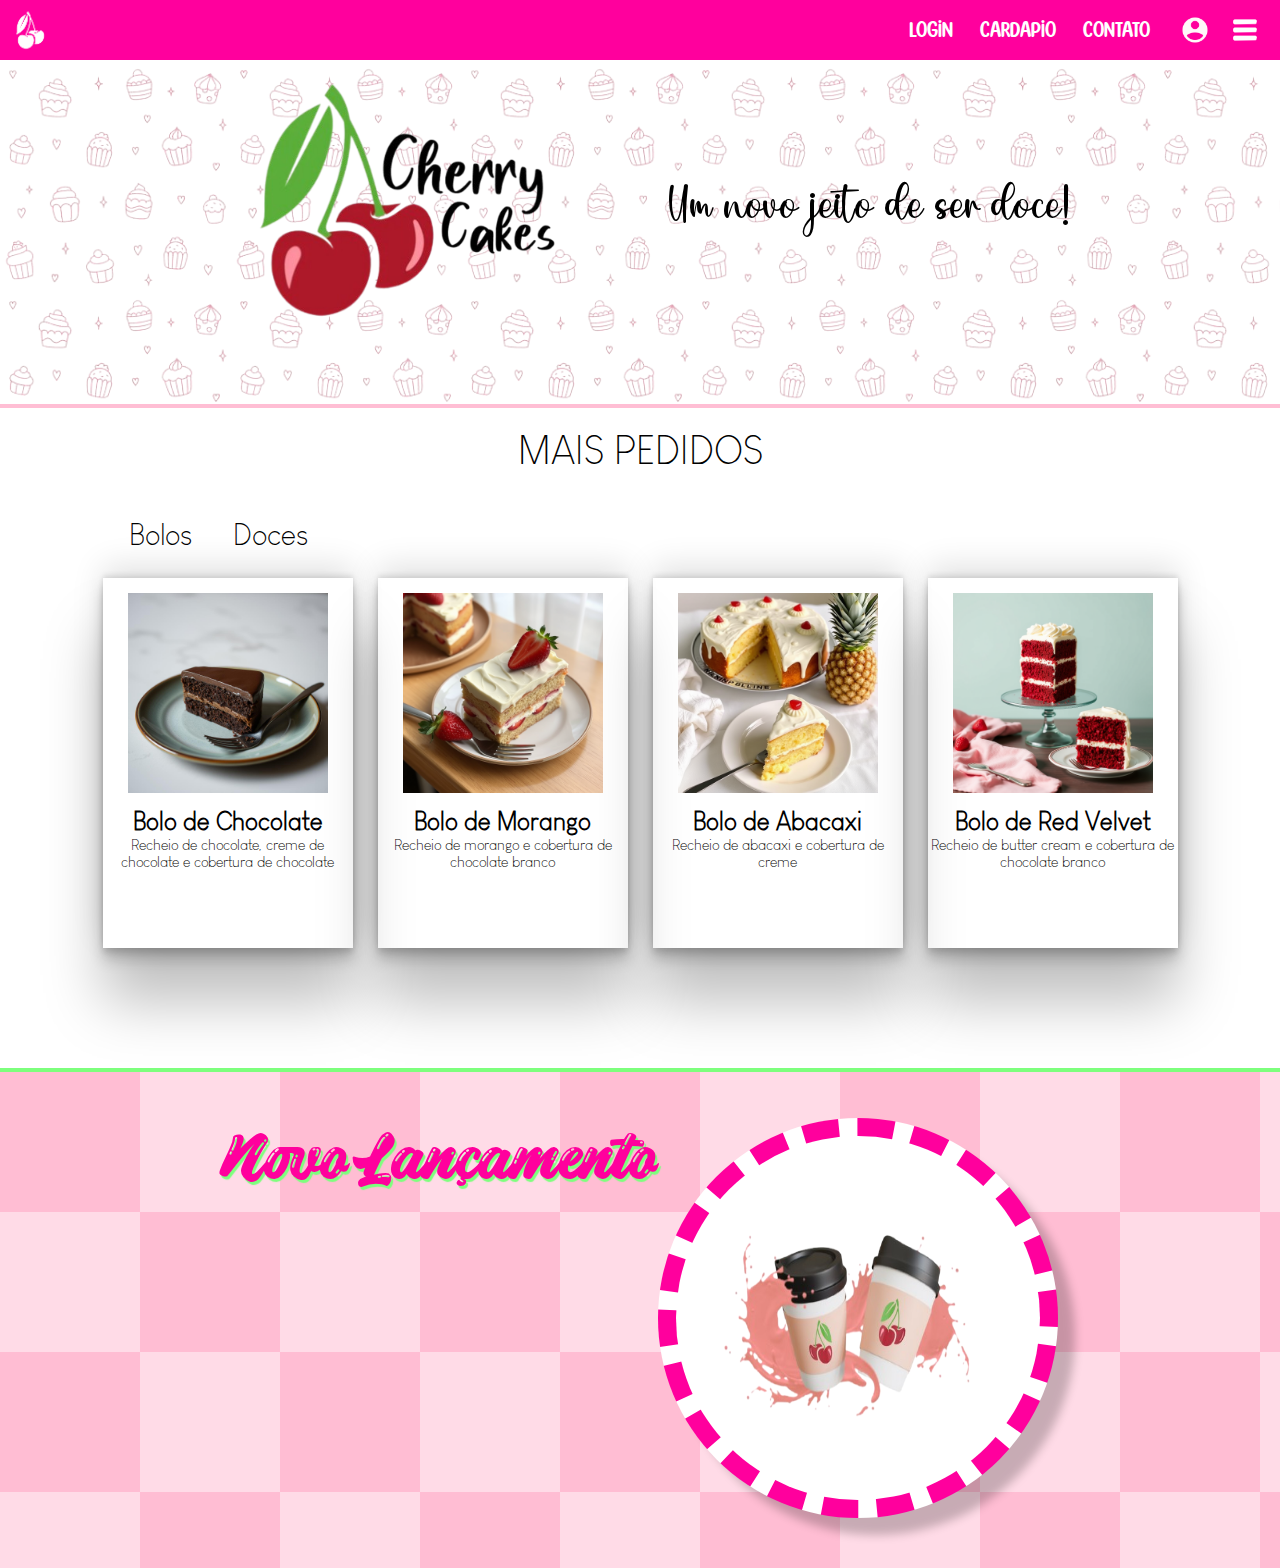
<file: Cherry Cakes/index.html>
<!DOCTYPE html>
<html lang="pt-br">
<head>
    <meta charset="UTF-8">
    <meta name="viewport" content="width=device-width, initial-scale=1.0">
    <link rel="stylesheet" href="./Styles/style.css">
    <link rel="stylesheet" href="./Styles/fonts.css">
    <link rel="stylesheet" href="./Styles/form.css">
    <link rel="shortcut icon" href="./Images/CherryCakes(cereja).png" type="image/x-icon">
    <link rel="stylesheet" href="https://cdn.jsdelivr.net/npm/bootstrap-icons@1.11.3/font/bootstrap-icons.min.css">

    <title>Cherry Cakes</title>
</head>

<body>
    <!--==========================FORM=============================-->

    <div class="login-area">
        <div class="box-login-container">
            <div class="box-login-content">

                <div class="box-left">
                    <div class="boxlogin">
                        <div class="header_form">
                            <p class="form_txt">FAZER LOGiN</p>
                            <img class="chocolate-form" src="./Images/chocolate.png">
                        </div>
                        
                        <form action="../index.html">
                            <div class="input">
                                <img src="./Images/icon-mail-black.png" alt="">
                                <input id="mail" type="email" placeholder="Email" name="email" maxlength="50" required>
                            </div>
                            <div class="input">
                                <img src="./Images/icon-lock-black.png" alt="">
                                <input id="password" type="password" placeholder="Senha" name="senha" maxlength="16" required>
                                <i id="btn-eye" class="bi bi-eye" onclick="btnEye()"></i>
                            </div>
                            <input type="submit" class="submit_btn" value="LOGiN" id="submit_btn">
                        </form>
                    </div>
                    <div class="info_area">
                        <p class="info_area_txt1">Não tem uma conta? <a href="./Pages/cadastro.html">Cadastrar-se</a></p>
                        <button class="btn_entrar_google">
                            <p class="btn-google-txt">Entrar com Google</p>
                            <img src="./Images/icon_google.png" width="30px" height="30px">
                        </button>
                    </div>
                </div>


                <div class="box-right">
                    <img class="btn-close-popup" src="./Images/icon-close.png" alt="">
                </div>

            </div>
        </div>
    </div>
    <!--===========================================================-->




    <header>
        <a href="./index.html"><img src="./Images/CherryCakes(cereja)[vetor].png"></a>
        <section class="links-area">
            <div class="links">
                <a class="links" id="link1">LOGiN</a>
                <a href="./Pages/cardapio.html" class="links" id="link3">CARDAPiO</a>
                <a href="" class="links" id="link4">CONTATO</a>
            </div> 
            <div class="perfil">
                <img class="icon-perfil" src="./Images/icon-perfil.png">
            </div>
            <div>
                <a href=""><img src="./Images/icon-menu.png" class="icon-menu"></a>
            </div>
        </section>
    </header>

    <main>
        <!--======================LOGO AREA=====================-->
        <section class="logo-area">
            <div class="left-logo-area">
                <img class="logo" src="./Images/CherryCakes(logo).png" alt="">
            </div>
            <div class="right-logo-area">
                <div>
                    <p class="slogan">Um novo jeito de ser doce!</p>
                </div>
            </div>
        </section>

        <!--=====================OFFSALE AREA=====================-->
        <section class="offsale-area">
            <section class="offsale-title-area">
                <div>
                    <p class="title-offsale">MAIS PEDIDOS</p>
                </div>
            </section>

            <!--CARDS LINE 1-->
            <section class="cards-category-area">
                <div class="category-area">
                    <div class="categories">
                        <div>
                            <p class="category" id="category1" onclick="changeCategory('bolos')">Bolos</p>
                        </div>
                        <div></div>
                            <p class="category" id="category2" onclick="changeCategory('doces')">Doces</p>
                        </div>
                    </div>
                   
                </div>
            </section>
            <section class="cards" id="cards-line1">
                    <div class="cards-bolos">
                        <div class="box" id="box1">
                            <div class="image-box">
                                <img src="./Images/cake-chocolate.jpg" alt="">
                            </div>
                            <div class="info-box">
                                <span id="name">Bolo de Chocolate</span>
                                <span id="desc">Recheio de chocolate, creme de chocolate e cobertura de chocolate</span>
                            </div>
                        </div>
    
                        <div class="box" id="box2">
                            <div class="image-box">
                                <img src="./Images/cake-strawberry.png" alt="">
                            </div>
                            <div class='info-box'>
                                <span id="name">Bolo de Morango</span>
                                <span id="desc">Recheio de morango e cobertura de chocolate branco</span>
                            </div>
                        </div>
    
                        <div class="box" id="box3">
                            <div class="image-box">
                                <img src="./Images/cake-pineapple.png" alt="">
                            </div>
                            <div class="info-box">
                                <span id="name">Bolo de Abacaxi</span>
                                <span id="desc">Recheio de abacaxi e cobertura de creme</span>
                            </div>
                        </div>
    
                        <div class="box" id="box4">
                            <div class="image-box">
                                <img src="./Images/cake-redvelvet.png" alt="">
                            </div>
                            <div class="info-box">
                                <span id="name">Bolo de Red Velvet</span>
                                <span id="desc">Recheio de butter cream e cobertura de chocolate branco</span>
                            </div>
                            </div>
                        </div>
                    </div>
            </section>
    
    
            <!--CARDS LINE 2-->
            <section class="cards" id="cards-line2">
                    <div class="cards-bolos" id="cards-category2">
                        <div class="box" id="box1">
                            <div class="image-box">
                                <img src="./Images/candy-cherrypie.jpg" alt="">
                            </div>
                            <div class="info-box">
                                <span id="name">Torta de Cereja</span>
                                <span id="desc">Torta com recheio de calda de cereja</span>
                            </div>
                        </div>
    
                        <div class="box" id="box2">
                            <div class="image-box">
                                <img src="./Images/candy-brownie.png" alt="">
                            </div>
                            <div class='info-box'>
                                <span id="name">Brownie</span>
                                <span id="desc">Mini bolo de chocolate</span>
                            </div>
                        </div>
    
                        <div class="box" id="box3">
                            <div class="image-box">
                                <img src="./Images/candy-cherrycupcake.webp" alt="">
                            </div>
                            <div class="info-box">
                                <span id="name">Cherry Cupcake</span>
                                <span id="desc">Cupcake sabor cereja</span>
                            </div>
                        </div>
    
                        <div class="box" id="box4">
                            <div class="image-box">
                                <img src="./Images/candy-cookies.webp" alt="">
                            </div>
                            <div class="info-box">
                                <span id="name">Cookies</span>
                                <span id="desc">Biscoito amanteigado com gotas de chocolate</span>
                            </div>
                            </div>
                        </div>
                    </div>
            </section>
        </section>
        
        <section class="news-area">
            <div class="news-area-content">
                <div class="news">
                    <div class="content-news">
                        <div class="left-content-news">
                            <div class="title-news">
                                <p>Novo Lançamento</p>
                            </div> 
                        </div>
                        <div class="right-content-news">
                            <div class="img-news">
                                <img src="./Images/cherry coffee.png" alt="">
                            </div>
                        </div>
                    </div>
                    
                </div>
            </div>
        </section>
    </main>
    <script src="./Scripts/password-eye.js"></script>
    <script src="./Scripts/popup.js"></script>
    <script src="./Scripts/category-offsale.js"></script>

</body>
</html>
</file>
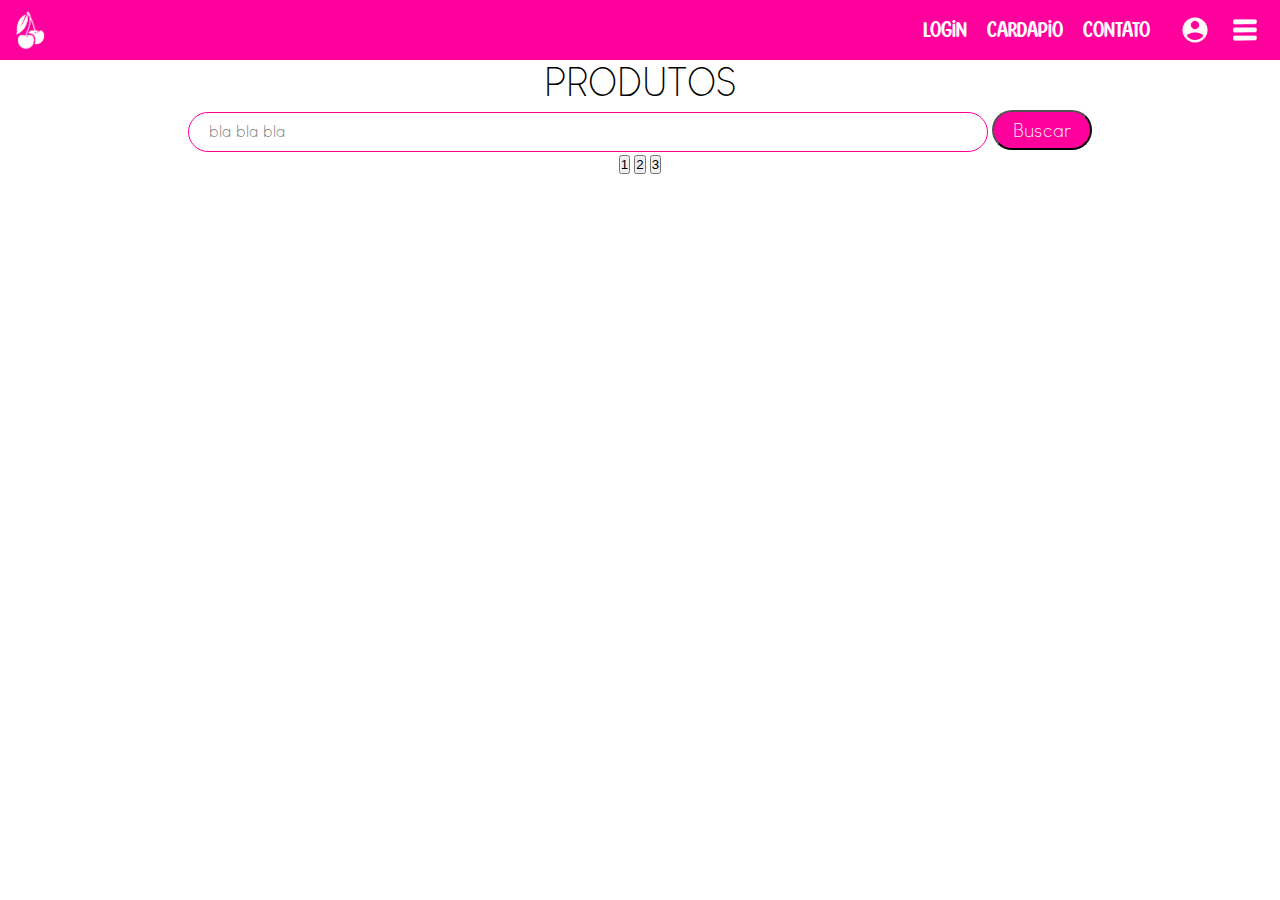
<file: Cherry Cakes/Pages/cardapio.html>
<!DOCTYPE html>
<html lang="en">
<head>
    <meta charset="UTF-8">
    <meta name="viewport" content="width=device-width, initial-scale=1.0">
    <link rel="stylesheet" href="../Styles/cardapio.css">
    <link rel="shortcut icon" href="../Images/CherryCakes(cereja).png" type="image/x-icon">

    <title>Cherry Cakes</title>
</head>

<body>
    <header>
        <a href="../index.html"><img src="../Images/CherryCakes(cereja)[vetor].png"></a>
        <section class="links-area">
            <div class="links">
                <a href="../Pages/login.html" class="links" id="link2">LOGiN</a>
                <a href="cardapio.html" class="links" id="link3">CARDAPiO</a>
                <a href="" class="links" id="link4">CONTATO</a>
            </div> 
            <div class="perfil">
                <img class="icon-perfil" src="../Images/icon-perfil.png">
            </div>
            <div>
                <a href=""><img src="../Images/icon-menu.png" class="icon-menu"></a>
            </div>
        </section>
    </header>

    <main>
        <section class="area">
            <section class="title-area">
                <div class="title">
                    <p>PRODUTOS</p>
                </div>
            </section>
            <section class="search-bar-area">
                <div class="search-bar">
                    <input type="text" placeholder="bla bla bla" name="search">
                    <button type="submit">Buscar</button>
                </div>     
            </section>
            <section class="category-area">
                <div class="categorias">
                    <button>1</button>
                    <button>2</button>
                    <button>3</button>
                </div>
            </section>
        </section>
    </main>
</body>
</html>
</file>
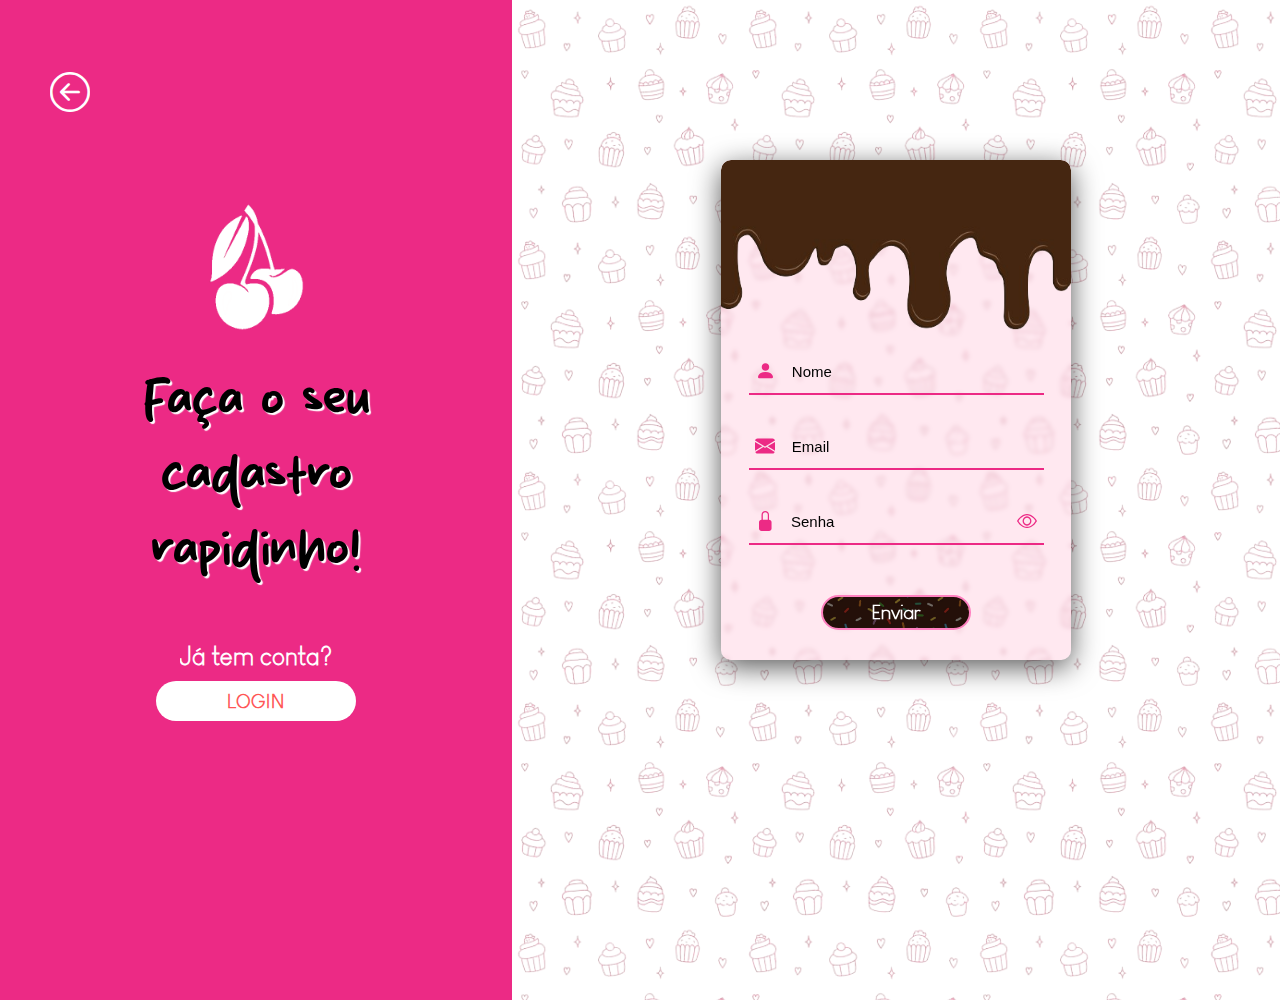
<file: PROG/Cherry Cakes/Pages/cadastro.html>
<!DOCTYPE html>
<html lang="pt-br">
<head>
    <meta charset="UTF-8">
    <meta name="viewport" content="width=device-width, initial-scale=1.0">
    <link rel="stylesheet" href="../Styles/cadastro.css">
    <link rel="shortcut icon" href="../Images/CherryCakes(cereja).png" type="image/x-icon">
    <link rel="stylesheet" href="https://cdn.jsdelivr.net/npm/bootstrap-icons@1.11.3/font/bootstrap-icons.min.css">

    <title>Cadastro</title>
</head>
<body>
    <div class="area">
        <div class="container">
           

            <div class="left">
                <div class="btn-back">
                    <a href="../index.html" class="bi bi-arrow-left-circle"></a>
                </div>

                <div class="info">
                    <img src="../Images/CherryCakes(cereja)[vetor].png" alt="">
                    <p>Faça o seu cadastro rapidinho!</p>
                </div>

                <div class="btn-log">
                    <p>Já tem conta?</p>
                    <a href="./login.html"><button>LOGIN</button></a>
                </div>
            </div>


            <div class="right">
                <div class="box">
                    <img src="../Images/chocolate.png" alt="">
                    
                    <div class="form">
                        <form action="">
                                <div class="inpt">
                                    <input type="text" placeholder="Nome" id="nome">
                                    <i class="bi bi-person-fill" ></i>
                                </div>

                                <div class="inpt">
                                    <input type="email" placeholder="Email" id="mail">
                                    <i class="bi bi-envelope-fill" ></i>
                                </div>

                                <div class="inpt">
                                    <i class="bi bi-eye" id="btn-eye" onclick="btnEye()"></i>
                                    <input type="password" placeholder="Senha" id="password">
                                    <i class="bi bi-lock-fill"></i>
                                </div>

                                <div class="btn">
                                    <input class="enviar" type="submit" value="Enviar">
                                </div>
                        </form>
                    </div>

                </div>
            </div>


        </div>
    </div>
</body>
<script src="../Scripts/password-eye.js"></script>


</html>
</file>
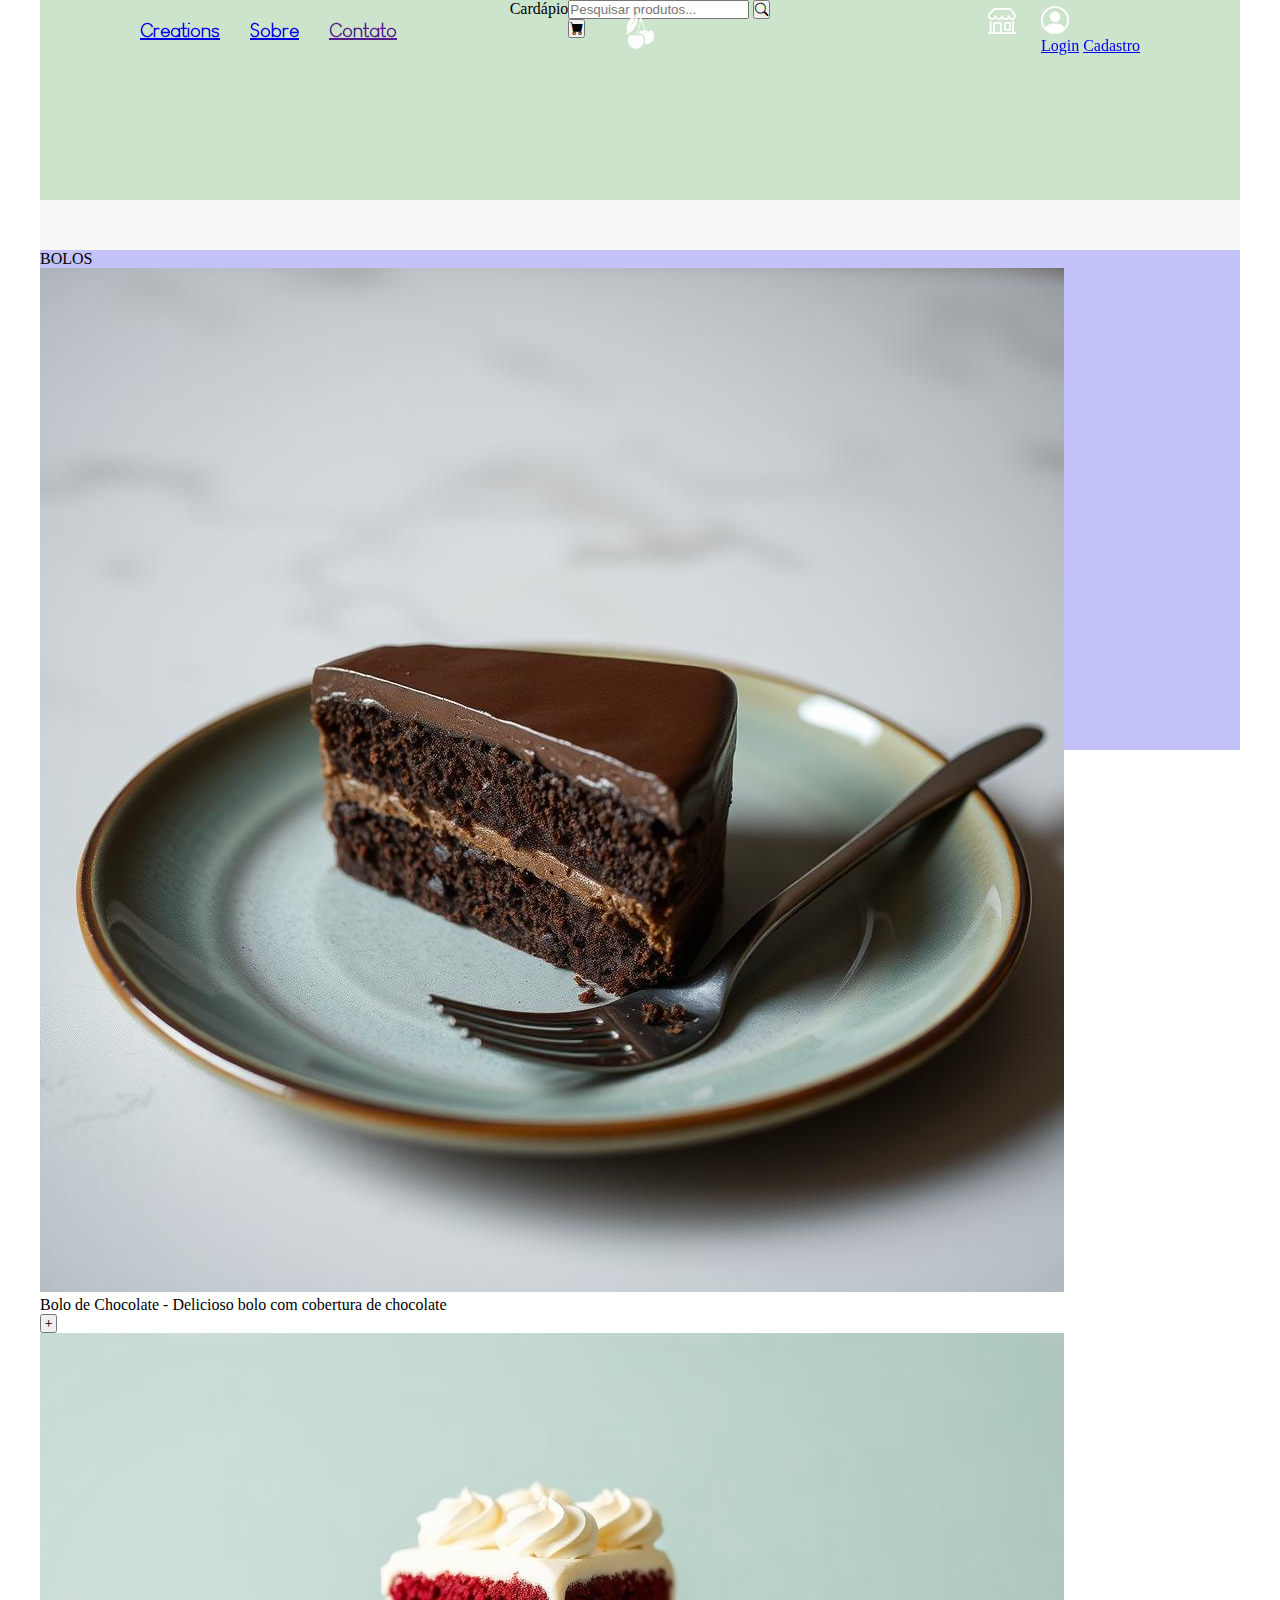
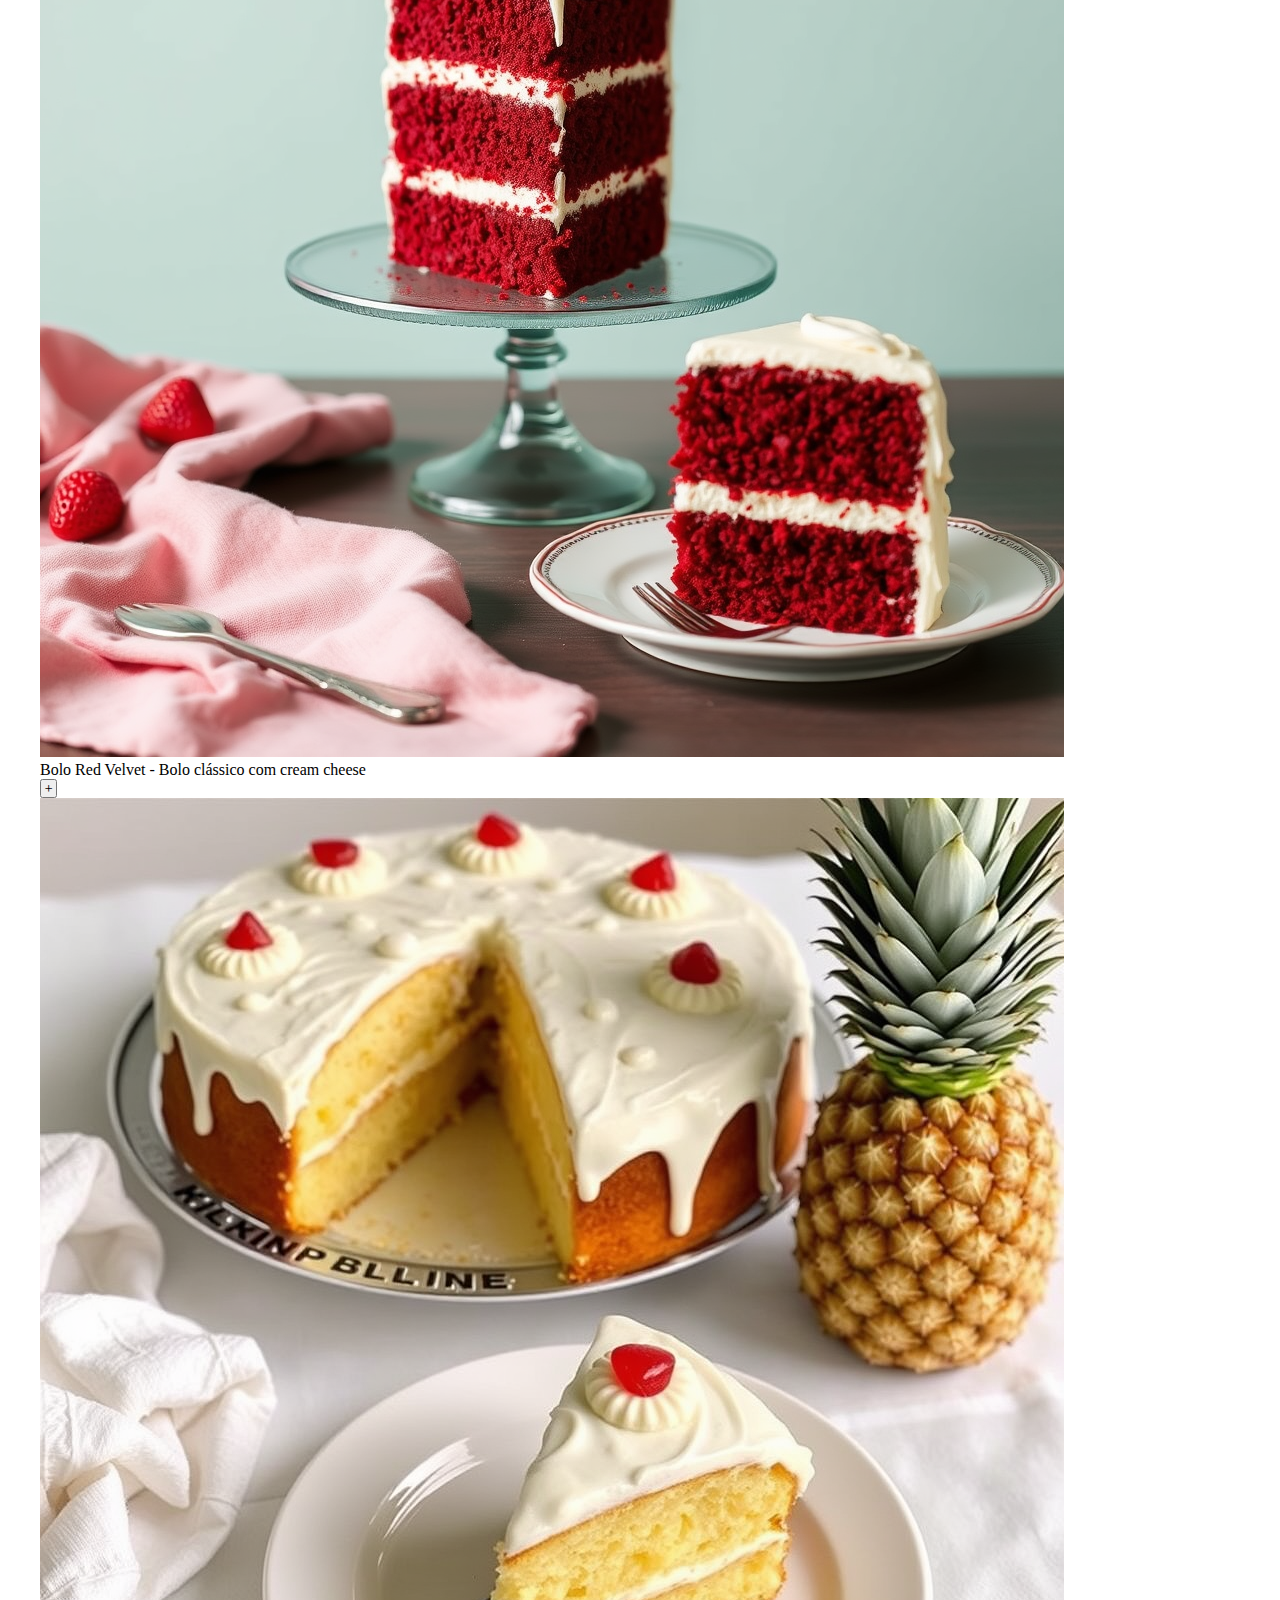
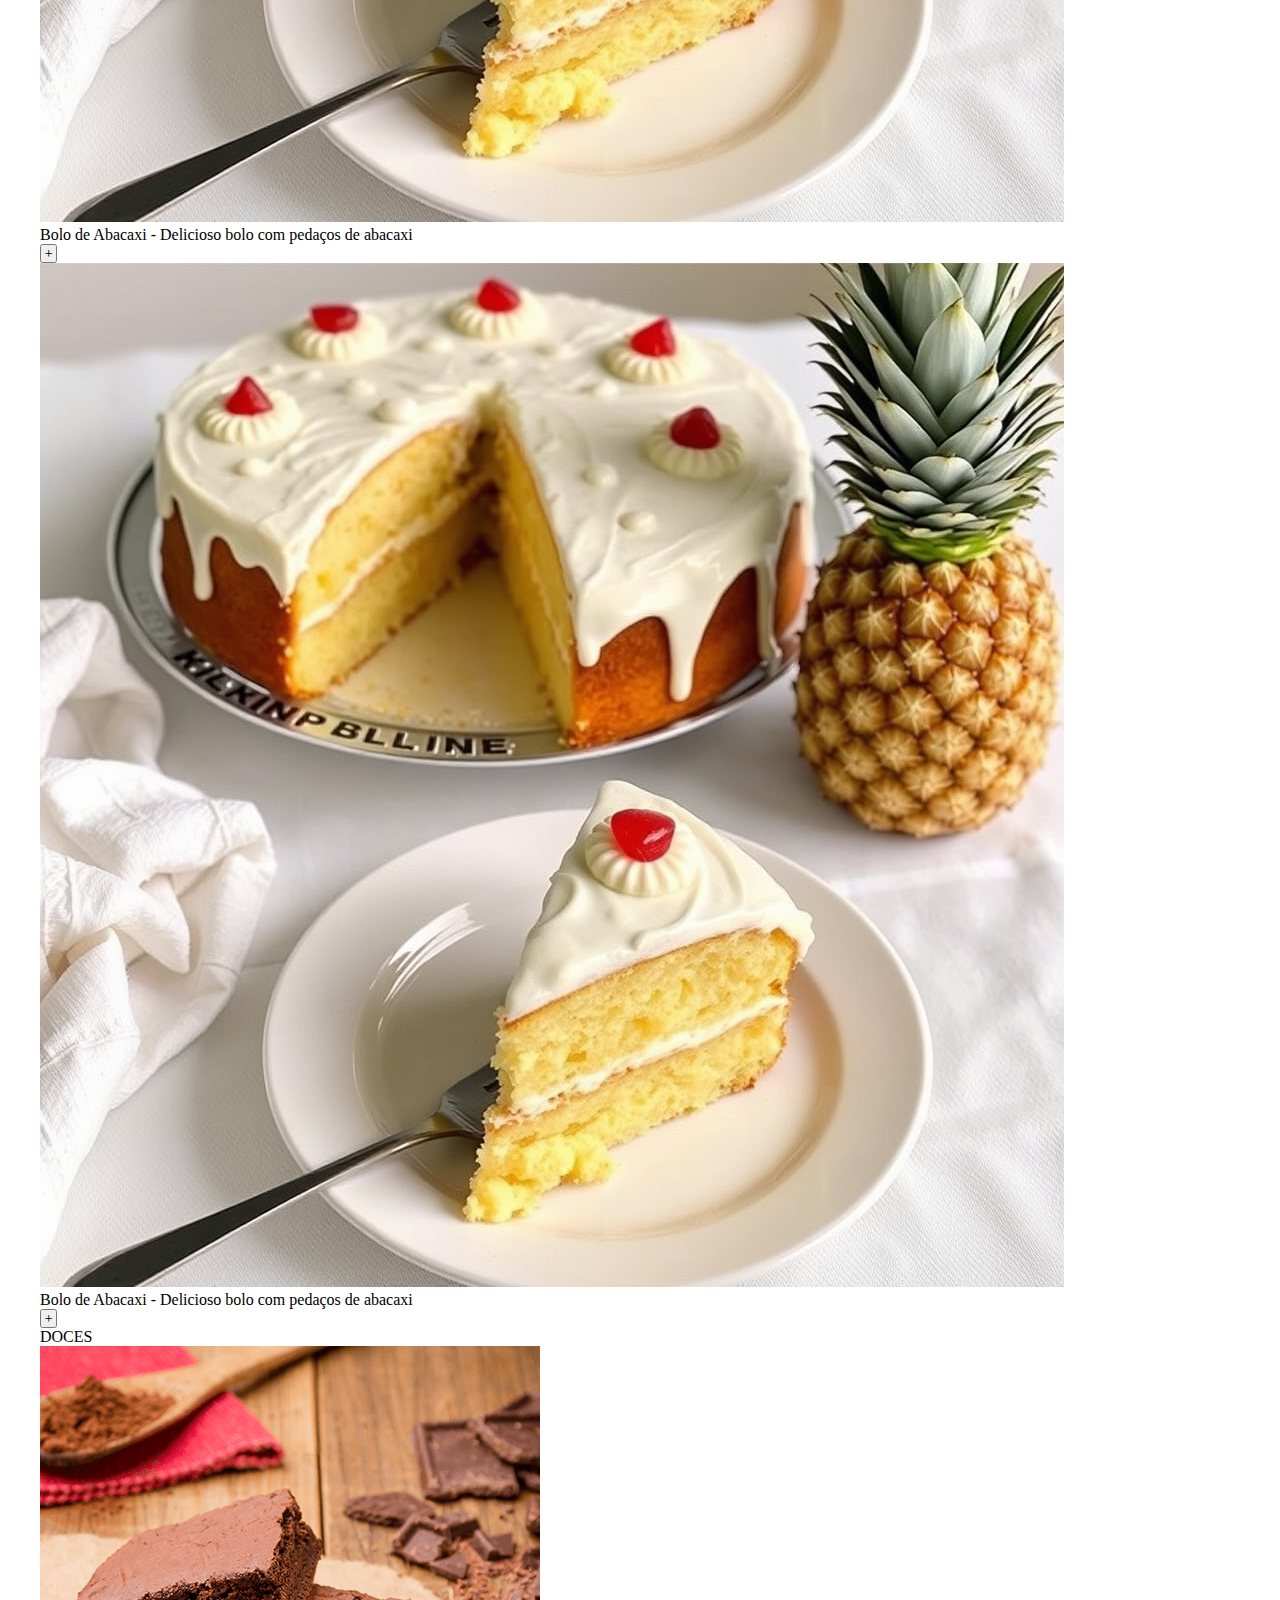
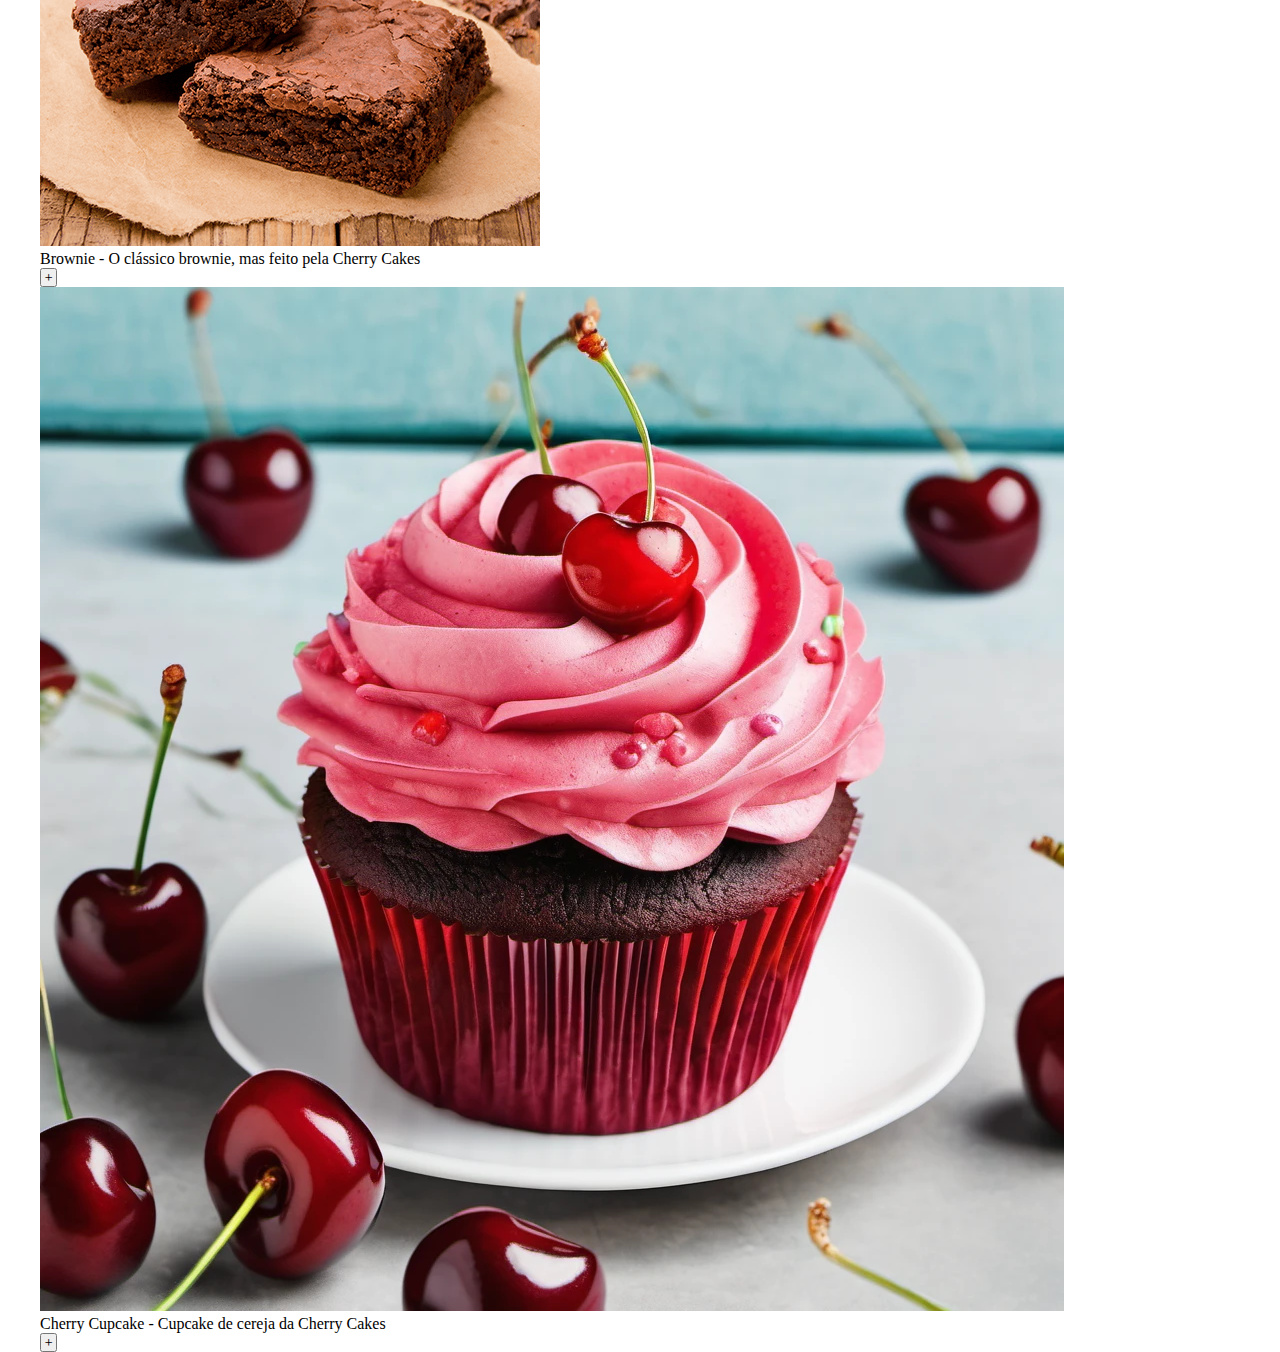
<file: PROG/Cherry Cakes/Pages/cardapio.html>
<!DOCTYPE html>
<html lang="pt-br">
<head>
    <meta charset="UTF-8">
    <meta name="viewport" content="width=device-width, initial-scale=1.0">
    <link rel="stylesheet" href="../Styles/cardapio.css">
    <link rel="shortcut icon" href="../Images/CherryCakes(cereja).png" type="image/x-icon">
    <link rel="stylesheet" href="https://cdn.jsdelivr.net/npm/bootstrap-icons@1.11.3/font/bootstrap-icons.min.css">

    <title>Cardápio</title>
</head>

<body>
    <header>
        <div class="header-content">
            <div class="menus">
                <ul class="links">
                    <li><a href="../index.html#creations">Creations</a></li>
                    <li><a href="#whoweare">Sobre</a></li>
                    <li><a href="">Contato</a></li>
                </ul>
            </div>
            <div class="logo">
                <a href="../index.html"><img src="../Images/CherryCakes(cereja)[vetor].png"></a>
            </div>
            <div class="shortcuts">
                <div class="shorticon" id="icon1">
                    <a href="./Pages/cardapio.html"><i class="bi bi-shop"></i></a>
                </div>
                <div class="shorticon" id="icon2">
                    <i class="bi bi-person-circle" id="profileIcon"></i>
                    <div class="dropdown" id="profileDropdown">
                        <a href="./Pages/login.html" target="_blank" rel="noopener noreferrer">Login</a>
                        <a href="./Pages/cadastro.html" target="_blank" rel="noopener noreferrer">Cadastro</a>
                    </div>
                </div>
            </div>
            
        </div>
    </header>

    <div id="cartModal" class="cart-modal" style="display: none;">
        <div class="cart-modal-content">
            <h2>Seu Carrinho</h2>
            <div id="cartItemsContainer"></div>
            <button onclick="hideCart()">Fechar Carrinho</button>
        </div>
    </div>

    <main>
        <div class="container-area">
            <div class="content-area">
                <div class="first-area">

                    <div class="title-area">
                        <div class="title">
                            <p>Cardápio</p>
                        </div>
                    </div>
                    <div class="search-area">
                        <div class="searchbar-container">
                            <input type="text" class="searchbar" placeholder="Pesquisar produtos...">
                            <button class="searchbtn"><i class="bi bi-search"></i></button>
                        </div>
                        <div class="cart-btn">
                            <button onclick="showCart()"><i class="bi bi-cart-fill"></i></button>
                            <i class="bi bi-circle-fill" id="cartCountIndicator" style="display:none;"></i>
                        </div>
                    </div>
                </div>

                <div class="second-area">
                    <div class="products-area">
                        <div class="category-container">
                            <div class="category">
                                <p>BOLOS</p>
                            </div>
                        </div>
                        <div class="bolos">
                            <div class="box" id="box1" data-id="1">
                                <div class="box-l-container">
                                    <img src="../Images/cake-chocolate.jpg" alt="Bolo de Chocolate">
                                </div>
                                <div class="box-r-container">
                                    <div class="desc">Bolo de Chocolate - Delicioso bolo com cobertura de chocolate</div>
                                    <div class="btn-container">
                                        <button class="btnBuy"><i class="bi bi-plus"></i></button>
                                    </div>
                                </div>
                            </div>
                        
                            <div class="box" id="box2" data-id="2">
                                <div class="box-l-container">
                                    <img src="../Images/cake-redvelvet.png" alt="Bolo Red Velvet">
                                </div>
                                <div class="box-r-container">
                                    <div class="desc">Bolo Red Velvet - Bolo clássico com cream cheese</div>
                                    <div class="btn-container">
                                        <button class="btnBuy"><i class="bi bi-plus"></i></button>
                                    </div>
                                </div>
                            </div>

                            <div class="box" id="box3" data-id="3">
                                <div class="box-l-container">
                                    <img src="../Images/cake-pineapple.png" alt="Bolo Red Velvet">
                                </div>
                                <div class="box-r-container">
                                    <div class="desc">Bolo de Abacaxi - Delicioso bolo com pedaços de abacaxi</div>
                                    <div class="btn-container">
                                        <button class="btnBuy"><i class="bi bi-plus"></i></button>
                                    </div>
                                </div>
                            </div>

                            <div class="box" id="box6" data-id="6">
                                <div class="box-l-container">
                                    <img src="../Images/cake-pineapple.png" alt="Bolo Red Velvet">
                                </div>
                                <div class="box-r-container">
                                    <div class="desc">Bolo de Abacaxi - Delicioso bolo com pedaços de abacaxi</div>
                                    <div class="btn-container">
                                        <button class="btnBuy"><i class="bi bi-plus"></i></button>
                                    </div>
                                </div>
                            </div>
                        </div>

                        <div class="category-container">
                            <div class="category">
                                <p>DOCES</p>
                            </div>
                        </div>
                        <div class="doces">
                            <div class="box" id="box4" data-id="4">
                                <div class="box-l-container">
                                    <img src="../Images/candy-brownie.png" alt="Bolo de Chocolate">
                                </div>
                                <div class="box-r-container">
                                    <div class="desc">Brownie - O clássico brownie, mas feito pela Cherry Cakes</div>
                                    <div class="btn-container">
                                        <button class="btnBuy"><i class="bi bi-plus"></i></button>
                                    </div>
                                </div>
                            </div>
                        
                            <div class="box" id="box5" data-id="5">
                                <div class="box-l-container">
                                    <img src="../Images/candy-cherrycupcake.webp" alt="Bolo Red Velvet">
                                </div>
                                <div class="box-r-container">
                                    <div class="desc">Cherry Cupcake - Cupcake de cereja da Cherry Cakes</div>
                                    <div class="btn-container">
                                        <button class="btnBuy"><i class="bi bi-plus"></i></button>
                                    </div>
                                </div>
                            </div>
                        </div>


                    </div>
                </div>
            </div>
        </div>
    </main>

    <footer>
    </footer>
</body>
    <script src="../Scripts/cart.js"></script>
    <script src="../Scripts/search.js"></script>
</html>
</file>
<file: Cherry Cakes/Styles/style.css>
/*========CONFIGS==========*/
@import url("./fonts.css");

:root{
     --rosa-claro:rgb(255, 190, 212);
     --rosa:rgb(255, 0, 157);
     --vermelho:rgb(255, 86, 86);
     --verde:rgb(125, 255, 125);
     --branco:rgb(255, 255, 255);
}

/*============PAGE===============*/
*{
    box-sizing: border-box;
    margin: 0;
    padding: 0;
}

html{
    height: 100%;
    scroll-snap-type: y proximity;
}


/*=================HEADER=================*/
header{
    position: fixed;
    background-color: var(--rosa);
    width: 100%;
    height: 60px;
    display: flex;
    justify-content: space-between;
    z-index: 1;

    & img{
        width: 60px;
        height: 60px;
    }

    & .icon-menu{
        width: 30px;
        height: 30px;
        margin-right: 10px;
    }

    & .icon-perfil{
        width: 30px;
        height:30px;
        margin-right: 20px;
    }
}

    /*links*/
    .links-area{
        display: flex;
        height: 60px;
        padding:15px 10px;

        & .links{
            font-family: SunnySpells;
            font-size: 25px;
            padding-inline: 10px;
            color: var(--branco);
            text-decoration-line: none;
        }

        & #link4{
            padding-right: 20px;
        }
    }

/*====================CONTENT==================*/


    /*LOGO AREA*/
        .logo-area{
            display: flex;
            justify-content: space-evenly;
            background-image: url("../Images/background-cupcakes.png");
            border-bottom:solid var(--rosa-claro) 4px ;
            padding-inline: 150px;
            scroll-snap-align: start;
        }

        .slogan{
            font-family:Mylove;
            font-size: 50px;
            margin-top: 180px;
        }

        .logo{
            width: 400px;
            height: 400px;
        }


    /*OFFSALE AREA*/
        .offsale-area{
            background-color: var(--branco);
            height: 100%;
            margin-bottom: 120px;
            scroll-snap-align: start;
        }

        .offsale-title-area{
            color: black;
            font-weight: 300;
            font-size: 40px;
            font-family: GeorgeCafe;
            text-align: center;
            padding-top: 20px;
        }

        .cards{
            display: flex;
            justify-content: center;
        }

        #cards-line1{
            display: show;
        }

        #cards-line2{
            display: none;
        }
        
        .cards-bolos{
            display: flex;
            justify-content: space-around;
            gap: 25px;
        }
        
        .cards-category-area{
            display: flex;
            justify-content: center;
            margin-bottom: 15px;
        }

        .category-area{
            width: 1060px;
            display: flex;
        }

        .categories{
            padding-top: 40px;
            padding-bottom: 10px;
            user-select: none;
            display: flex;
            gap: 5px;
        }

        .category{
            color:black;
            width: 100px;
            height: 40px;
            font-family: GeorgeCafe;
            font-size: 30px;
            font-weight: 500px;
            text-align: center;
            padding-top: 5px;
            border-bottom: 2px solid transparent;
            transition: border-bottom 0.5s ease;
        }

        #category1.active, #category2.active {
            border-bottom: 2px solid var(--rosa);
        }
        
        .box{
            display: block;
            width: 250px;
            height: 370px;
            z-index: 0;
            box-shadow: rgba(0, 0, 0, 0.25) 0px 54px 55px, rgba(0, 0, 0, 0.12) 0px -12px 30px, rgba(0, 0, 0, 0.12) 0px 4px 6px, rgba(0, 0, 0, 0.17) 0px 12px 13px, rgba(0, 0, 0, 0.09) 0px -3px 5px;
        }

        .image-box img{
            width: 200px;
            height: 200px;
            margin-inline:25px;
            margin-top: 15px;
        }

        .info-box{
            display: flex;
            flex-direction: column;
            align-items: center;
            justify-content: center;
            margin-top:0.6rem;
        }

        .info-box{
            & #name{
                font-family: GeorgeCafe;
                font-weight: 800;
                font-size: 25px;
            }

            & #desc{
                font-family: GeorgeCafe;
                font-size: 15px;
                font-weight: 500;
                text-align: center;
            }
        }

        @keyframes fadeInUp {
            0% {
                opacity: 0;
                transform: translateY(30px);
            }
            100% {
                opacity: 1;
                transform: translateY(0);
            }
        }
        
        .fade-in {
            animation: fadeInUp 0.6s ease-in-out;
        }
        
        
        
        

    /*NEWS AREA*/
        .news-area{
            width: 100%;
            height: 500px;
            display: flex;
            justify-content: center;
            align-items: center;
            background-color: var(--rosa-claro);
            background-image: url("../Images/pattern_checkerboard_1_14_0-0_0_1__ffdbe7_ffbdd3.png");
            border-top: 4px solid var(--verde);
            scroll-snap-align: start;

            & .news-area-content{
                width: 1200px;
                height: 100%;
                display: flex;
                justify-content: center;
                align-items: center;
            }

            & .news{
                display: flex;
            }
        }

         .content-news{
            display: flex;

            & .left-content-news{
                display: flex;
                flex-direction: column;
            }

            & .right-content-news{
                display: flex;
            }

        }

        .img-news img{
            width: 400px;
            height: 400px;
            border-radius: 400px;
            border: 18px dashed var(--rosa);
            background-color: white;
            box-shadow: 18px 18px 10px -1px rgba(0,0,0,0.22);
        }

        .title-news{
            font-size: 80px;
            color: var(--rosa);
            font-family: MilkPeach;
            text-align: center;
            text-shadow: 2px 3px 1px var(--verde);
        }














/*=======HOVER & EFFECTS=========*/
#link1:hover{
    color:var(--rosa-claro);
    cursor: pointer;
}

.icon-menu:hover{
    opacity: 0.5;
}

.category:hover{
    opacity: 0.7;
    cursor: pointer;
}

.box:hover{
    opacity: 0.8;
}
</file>
<file: Cherry Cakes/Styles/fonts.css>
@font-face{
    font-family: Mylove;
    src:url("../Fonts/My\ Love.ttf")
}

@font-face{
    font-family: GeorgeCafe;
    src:url("../Fonts/Louis\ George\ Cafe\ Light.ttf")
}

@font-face{
    font-family: SunnySpells;
    src:url("../Fonts/Sunny\ Spells\ Basic.ttf")
}

@font-face{
    font-family: Saturday;
    src:url("../Fonts/Saturday\ Sweat.otf")
}

@font-face {
    font-family: MilkPeach;
    src: url("../Fonts/Milk\ Peach.ttf");
}
</file>
<file: Cherry Cakes/Styles/form.css>
/*==================CONFIG===============*/
@import url("../Styles/fonts.css");

/*==================CONTENT===================*/
.login-area{
    background-color: rgba(0, 0, 0, 0.507);
    z-index: 1;
    position: fixed;
    display: none;
    width: 100%;
    height: 100%;
    padding-top: 100px;
}

.box-login-container{
    display: flex;
    justify-content: center;
}

.box-login-content{
    background-color: white;
    width: 900px;
    height: 600px;
    border-radius: 15px;
    display: flex;
}

.box-left{
    background-image: url("../Images/background-cupcakes.png");
    width: 100%;
    height: 100%;
    display: flex;
    align-items: center;
    flex-direction: column;
    padding: 50px 0px 50px 0px;
}

.box-right{
    width: 80%;
    height: 100%;
    border-radius: 0px 15px 15px 0px;
    background-color:var(--rosa-claro);
    display: flex;
    justify-content: right;
    padding: 10px;

    & img{
        width: 50px;
        height: 50px;
        cursor: pointer;
    }
    
    & img:hover{
        opacity: 0.5;
    }
}



.txtarea{
    top: 50px;
    left: 50px;
    color: white;
    position: absolute;
    text-align: center;
}
.info_area_txt1{
    font-family: GeorgeCafe;
    font-size: 20px;
}

.btn-google-txt{
    font-family: GeorgeCafe;
    font-size: 15px;
    padding:4px ;
}
.info_area{
    width: 350px;
    display: flex;
    flex-direction: column;
    align-items: center;
    text-align: center;
    margin-top: 20px;
}
/*========================FORMULARIO=============================*/
.boxlogin form{
    display: flex;
    flex-direction:column;
    align-items: center;
    gap: 35px;
}

.boxlogin{
    background-color: rgba(255, 0, 123, 0.2);
    box-shadow: 10px 10px 28px 0px rgba(0, 0, 0, 0.6);
    backdrop-filter: blur(2px);
    width: 350px;
    height: 420px;
    border-radius: 20px;
    color: white;
    font-family: GeorgeCafe;
    font-size: 15px;
}

.input{
    width: 300px;
    height: 100%;
    display: flex;
    justify-content: center;
    align-items: center;
    border-bottom: 1px solid rgb(0, 0, 0);
}

.input i{
    font-size: 23px;
    color: black;
    cursor: pointer;
}

.input i:hover{
    opacity: 0.7;
}

#mail{
    width: 260px;
    height: 40px;
    background-color: rgba(255, 255, 255, 0);
    border: none;
    outline: none;
    padding-inline: 10px;
    font-size: 18px;
    font-family: sans-serif;
    color: rgb(0, 0, 0);
}

#password{
    width: 240px;
    height: 40px;
    background-color: rgba(255, 255, 255, 0);
    border: none;
    outline: none;
    padding-inline: 10px;
    font-size: 18px;
    font-family: sans-serif;
    color: rgb(0, 0, 0);
}

.input input::placeholder{
    font-size: 17px;
    font-family: GeorgeCafe;
    font-weight: 800;
    color: rgb(0, 0, 0);
}

.input img{
    width: 35px;
    height: 35px;
}

.chocolate-form{
    width: 100%;
    border-radius: 15px;
}

.submit_btn{
    background: url("../Images/granulado.jpg");
    background-size: 100px;
    border-radius: 20px;
    border: 2px solid white;
    color: white;
    font-family: "SunnySpells";
    font-size: 25px;
    width: 140px;
    height: 40px;
    margin-inline: 95px;
}

.form_txt{
    width: 342px;
    position: absolute;
    text-align: center;
    font-family: "SunnySpells";
    font-size: 32px;
    color: rgb(255, 255, 255);
    padding: 10px;
    text-shadow: 3px 1px 1px rgb(143, 86, 63);
}
.btn_entrar_google{
    display: flex;
    justify-content: space-around;
    align-items: center;
    border: 1px solid black;
    border-radius: 20px;
    width: 200px;
    height: 40px;
    background-color: white;
    margin-top: 20px;
    box-shadow: 10px 10px 28px 0px rgba(0, 0, 0, 0.4);
}

/*=================HOVER===================*/
.submit_btn:hover{
    opacity: 0.8;
}
.btn_entrar_google:hover{
    opacity: 0.6;
}
</file>
<file: Cherry Cakes/Styles/cardapio.css>
/*========CONFIGS==========*/
@import url("./fonts.css");

/*============PAGE===============*/
*{
    box-sizing: border-box;
    margin: 0;
    padding: 0;
}

html{
    height: 100%;
}

header{
    position: fixed;
    background-color: rgb(255, 0, 157);
    width: 100%;
    height: 60px;
    display: flex;
    justify-content: space-between;
    z-index: 1;
}

/*================CONTENT====================*/
.area{
    padding-top:60px ;
    width: 100%;
    display: flex;
    justify-content: center;
    flex-direction: column;
    align-items: center;
}

    /*********SEARCH BAR*********/
        .search-bar-area{
            display: flex;
            justify-content: center;
            width: 1000px;
            height: 45px;
        }

        .search-bar input{
            width: 800px;
            height: 40px;
            border-radius: 50px;
            border:1px rgb(255, 0, 157) solid;
            padding: 0px 0px 0px 20px;
            font-family: GeorgeCafe;
            font-size: 17px;
        }

        .search-bar button{
            background-color:  rgb(255, 0, 157);
            width: 100px;
            height: 40px;
            border-radius: 20px;
            text-align: center;
            color: white;
            font-family: GeorgeCafe;
            font-size: 20px;
        }
    /****************************/












/*===========LINKS==================*/
.links-area{
    display: flex;
    height: 60px;
    padding:15px 10px;
}

.links{
    display: flex;
    font-family: SunnySpells;
    font-size: 25px;
    padding-inline: 10px;
    color: white;
    text-decoration-line: none;
}

#link4{
    padding-right: 20px;
}

/*==============IMAGENS================*/
header img{
    width: 60px;
    height: 60px;
}

.icon-menu{
    width: 30px;
    height: 30px;
    margin-right: 10px;
}

.icon-perfil{
    width: 30px;
    height:30px;
    margin-right: 20px;
}

/*============TEXTOS===========*/
p{
    font-family:GeorgeCafe ;
}

.title-area{
    width: 100px;
    height: 50px;
    display: flex;
    justify-content: center;
}

.title{
    font-family:GeorgeCafe;
    font-size: 40px;
}
/*=======HOVER=========*/
#link1:hover{
    opacity: 0.5;
}
#link2:hover{
    opacity: 0.5;
}
#link3:hover{
    opacity: 0.5;
}
#link4:hover{
    opacity: 0.5;
}
.icon-menu:hover{
    opacity: 0.5;
}
</file>
<file: PROG/Cherry Cakes/Styles/cadastro.css>
/*========CONFIGS==========*/
@import url("./fonts.css");

:root{
    --rosa-claro:rgb(255, 190, 212);
    --rosa:rgb(236, 42, 133);
    --vermelho:rgb(255, 86, 86);
    --verde:rgb(125, 255, 125);
    --branco:rgb(255, 255, 255);
}

/*============PAGE===============*/
*{
    box-sizing: border-box;
    margin: 0;
    padding: 0;
    overflow: hidden;
}

html{
    height: 100%;
    scroll-snap-type: y proximity;
}

.area{
    width: 100%;
    height: 100%;
    display: flex;
    justify-content: center;

    & .container{
        display: flex;
        justify-content: center;
        width: 100%;
        height: 100%;

        & .left{
            width: 40%;
            height: 1000px;
            display: flex;
            flex-direction: column;
            align-items: center;
            padding-top: 70px;
            gap: 50px;
            padding-inline:50px;
            background-color: var(--rosa);

            & .btn-back{
                width: 100%;
                display: flex;
                justify-content: left;

                & a{
                    font-size: 40px;
                    color: white;
                }
            }

            & .info{
                display: flex;
                flex-direction: column;
                align-items: center;

                & p{
                    width: 250px;
                    text-align: center;
                    font-family: Saturday;
                    font-size: 60px;
                    text-shadow: 2px 2px 1px var(--branco);
                }

                & img{
                    width: 200px;
                    height: 200px;
                } 
            }

            & .btn-log{
                width: 220px;
                display: flex;
                flex-direction: column;
                align-items: center;
                color: white;
                font-size: 25px;
                font-family: GeorgeCafe;
                gap: 10px;
                font-weight: bold;
                

                & button{
                    width: 200px;
                    height: 40px;
                    font-size: 20px;
                    font-family: GeorgeCafe;
                    font-weight: bold;
                    color: var(--vermelho);
                    background-color: white;
                    border:none;
                    border-radius: 45px;
                }

                & button:hover{
                    cursor: pointer;
                    opacity: 0.7;
                    transform: scale(0.95);
                }
            }
        }

        & .right{
            width: 60%;
            height: 1000px;
            background-image: url(../Images/background-cupcakes.png);
            display: flex;
            justify-content: center;
            padding-top: 160px;
        }
    }
}

.box{
    width: 350px;
    height: 500px;
    display: flex;
    flex-direction: column;
    align-items: center;
    border-radius: 10px;
    background-color: rgba(255, 190, 212, 0.349);
    backdrop-filter: blur(2px);
    box-shadow: rgba(0, 0, 0, 0.658) 0px 7px 29px 0px;

    & .form{
        display: flex;
        justify-content: center;

        & form{
            display: flex;
            flex-direction:column;
            align-items: center;
            padding-top: 20px;
            gap: 30px;

            & .inpt{
                display: flex;
                align-items: center;
                justify-content: space-evenly;
                flex-direction: row-reverse;
                gap: 5px;
                width: 100%;
                height: 45px;
                margin-inline: 10px;
                border-bottom: var(--rosa) solid 2px;

                & #password{
                    width: 220px;
                }


                & i{
                    color: var(--rosa);
                    font-size: 20px;
                }

                & input{
                    padding: 5px 0px 5px 5px;
                    border: none;
                    background:none;
                    outline: none;
                    width: 250px;
                    height: 40px;
                    font-size: 15px;
                }

                & input::placeholder{
                    color: black;
                    font-size: 15px;
                }

            }
        }

        & .enviar{
            background-image: url(../Images/granulado.jpg);
            background-size: 100px;
            width: 150px;
            height: 35px;
            border-radius: 35px;
            border:solid rgb(255, 129, 192) 2px;
            color: white;
            font-size: 20px;
            font-weight: bold;
            font-family: GeorgeCafe;
            margin-top: 20px;
        }

    }


    & img{
        border-radius: 10px;
        width: 350px;
        height: 170px;
    }
}
</file>
<file: PROG/Cherry Cakes/Styles/cardapio.css>
/*========CONFIGS==========*/
@import url("./fonts.css");

:root{
     --rosa-claro:rgb(255, 190, 212);
     --rosa:rgb(255, 0, 157);
     --vermelho:rgb(255, 86, 86);
     --verde:rgb(125, 255, 125);
     --branco:rgb(255, 255, 255);
}

/*============PAGE===============*/
*{
    box-sizing: border-box;
    margin: 0;
    padding: 0;
}

html{
    height: 100%;
}
/*=================HEADER=================*/
header{
    position: fixed;
    background-color: var(--rosaa);
    width: 100%;
    height: 60px;
    display: flex;
    justify-content: center;
    z-index: 2;

    & .header-content{
        width: 1000px;
        display: flex;
        justify-content: space-between;
        align-items: center;

        & .menus{
            width: 470px;

            & ul{
                display: flex;
                gap: 30px;
                list-style-type: none;
            }

            & li{
                font-size: 20px;
                color: white;
                font-family: GeorgeCafe;
                font-weight: bold;
            }

        }

        & .logo{
            width: 60px;
            height: 60px;

            & img{
                width: 60px;
                height: 60px;
            }
        }

        & .shortcuts{
            width: 470px;
            display: flex;
            justify-content: right;
            gap: 25px;

            & .bi{
                color: white;
                font-size: 28px;
            }
        }
    }
}

/*================CONTENT====================*/
.container-area{
    width: 100%;
    height: 100%;
    display: flex;
    justify-content: center;
}

.content-area{
    justify-content: center;
    display: flex;
    flex-direction:column;
    background-color: rgba(216, 216, 216, 0.178);
    gap: 50px;
    width: 1200px;
    height: 100%;

    & .first-area{
        display: flex;
        justify-content: center;
        background-color: rgba(0, 128, 0, 0.178);
        width: 100%;
        height: 200px;
    }
    
    & .second-area{
        display: flex;
        justify-content: center;
        width: 100%;
        height: 500px;
        background-color: rgba(0, 0, 255, 0.212);

        & .products-area{
            width: 100%;
            height: 100%;

            & .products{
                width: 1200px;
                height: 100%;
                gap: 20px;
                justify-content: center;
                display: flex;
                flex-wrap: wrap;

                & .box{
                    width: 550px;
                    height: 200px;
                    background-color: white;
                    display: flex;

                    & img{
                        width: 200px;
                        height: 200px;
                    }

                    & .box-l-container{
                        display: flex;
                        align-items: center;
                    }

                    & .box-r-container{
                        display: flex;
                        flex-direction: column;
                        align-items: center;
                        padding: 20px;
                        gap: 50px;

                        & .btn-container{
                            width: 100%;
                            display: flex;
                            justify-content: right;
                        }

                        & .btnBuy{
                            width: 100px;
                            height: 25px;
                            background-color: blue;
                            color: var(--branco);
                            border: none;
                            border-radius:20px ;
                            
                        }
                    }


                }
            }
        }
    }
}

/*=================HOVER & EFFECTS==============*/
.btnBuy:hover{
    opacity: .7;
}

.box:hover{
    transform: scale(1.01);
}
</file>
